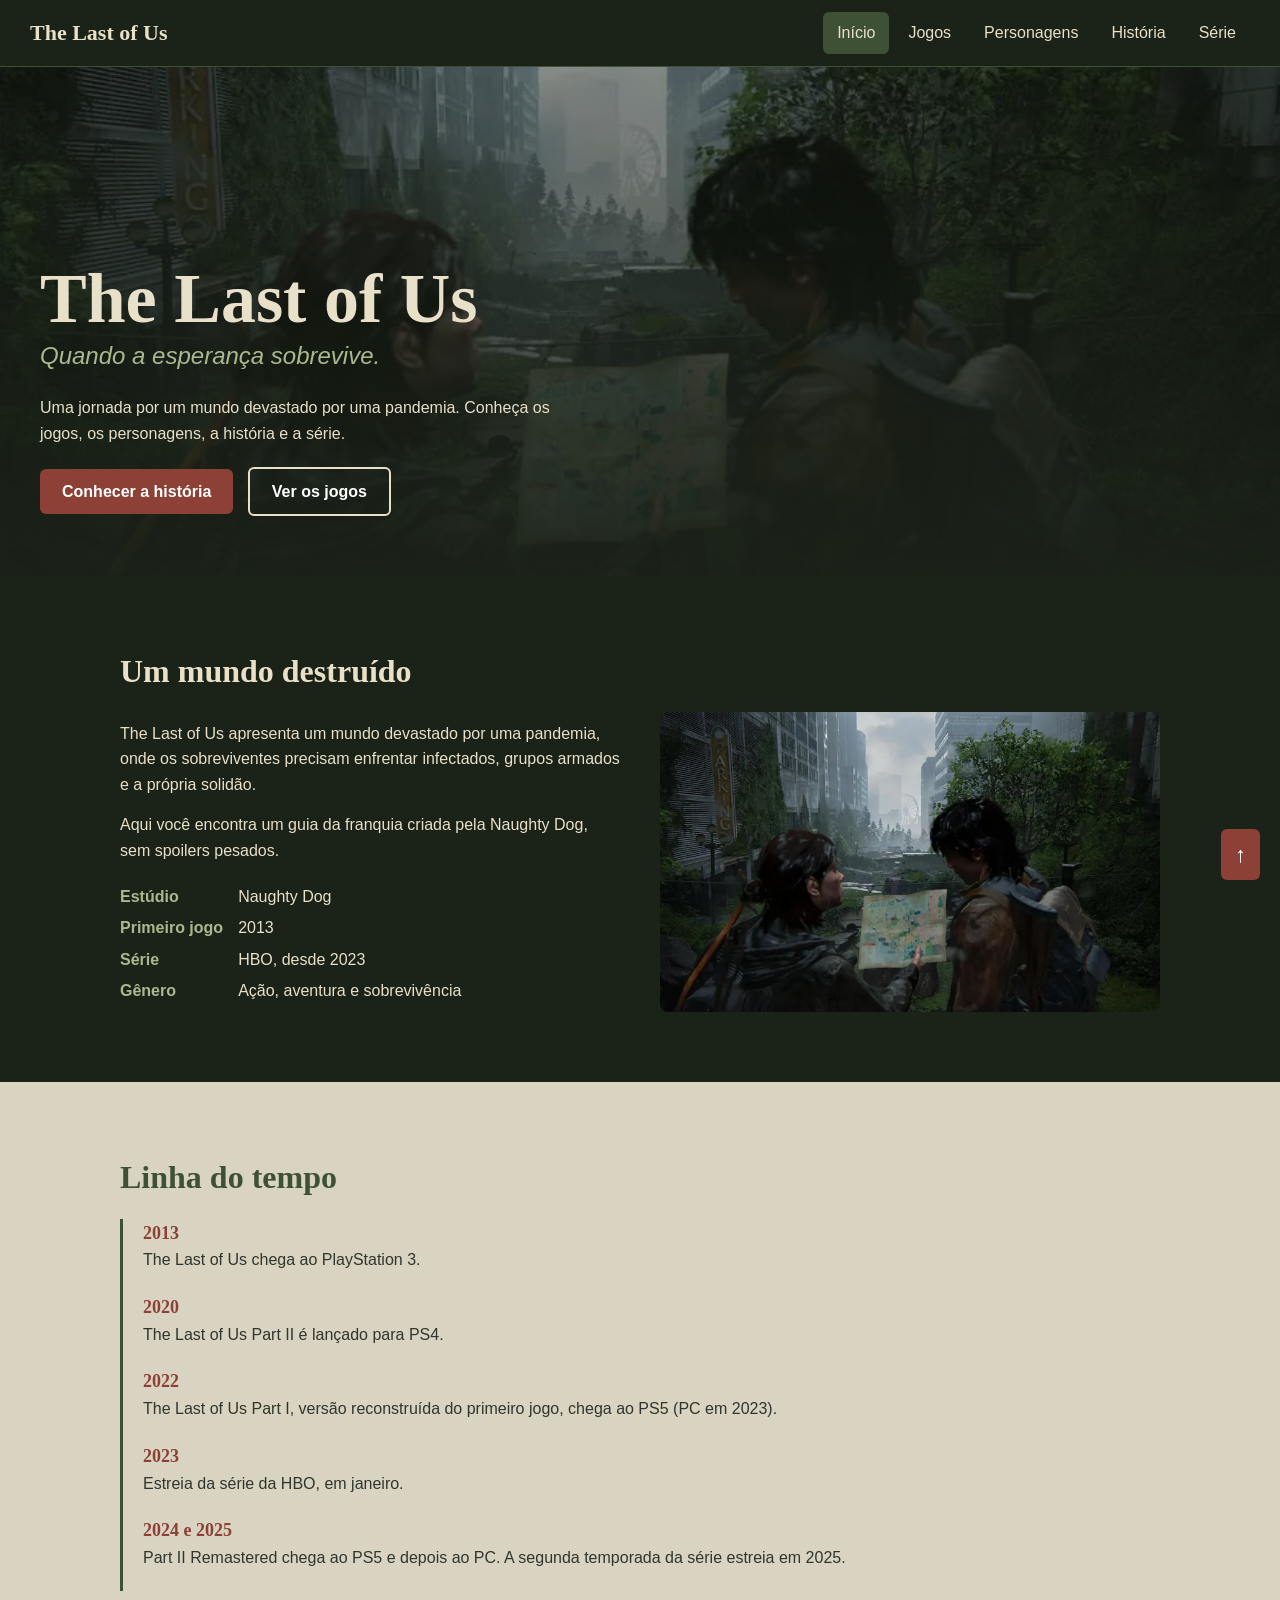
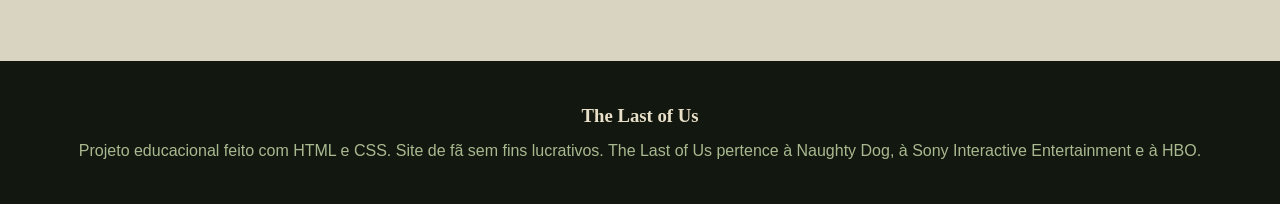
<file: index.html>
<!DOCTYPE html>
<html lang="pt-br">
<head>
    <meta charset="UTF-8">
    <meta name="viewport" content="width=device-width, initial-scale=1.0">
    <title>The Last of Us - Início</title>
    <link rel="stylesheet" href="css/style.css">
</head>
<body>
    <nav class="menu">
        <a class="marca" href="index.html">The Last of Us</a>
        <ul class="menu-links">
            <li><a href="index.html" aria-current="page">Início</a></li>
            <li><a href="html/jogos.html">Jogos</a></li>
            <li><a href="html/personagens.html">Personagens</a></li>
            <li><a href="html/historia.html">História</a></li>
            <li><a href="html/serie.html">Série</a></li>
        </ul>
    </nav>
    <main>
        <header class="hero">
            <div>
                <h1>The Last of Us</h1>
                <p class="lema">Quando a esperança sobrevive.</p>
                <p>Uma jornada por um mundo devastado por uma pandemia. Conheça os jogos, os personagens, a história e a série.</p>
                <a class="botao" href="html/historia.html">Conhecer a história</a>
                <a class="botao sec" href="html/jogos.html">Ver os jogos</a>
            </div>
        </header>
        <section class="secao">
            <h2>Um mundo destruído</h2>
            <div class="conteudo">
                <div>
                    <p>The Last of Us apresenta um mundo devastado por uma pandemia, onde os sobreviventes precisam enfrentar infectados, grupos armados e a própria solidão.</p>
                    <p>Aqui você encontra um guia da franquia criada pela Naughty Dog, sem spoilers pesados.</p>
                    <dl class="ficha">
                        <dt>Estúdio</dt><dd>Naughty Dog</dd>
                        <dt>Primeiro jogo</dt><dd>2013</dd>
                        <dt>Série</dt><dd>HBO, desde 2023</dd>
                        <dt>Gênero</dt><dd>Ação, aventura e sobrevivência</dd>
                    </dl>
                </div>
                <img src="img/cidade.jpg" alt="Cidade abandonada tomada pela natureza">
            </div>
        </section>
        <div class="faixa">
            <section class="secao">
                <h2>Linha do tempo</h2>
                <ol class="linha">
                    <li><time>2013</time>The Last of Us chega ao PlayStation 3.</li>
                    <li><time>2020</time>The Last of Us Part II é lançado para PS4.</li>
                    <li><time>2022</time>The Last of Us Part I, versão reconstruída do primeiro jogo, chega ao PS5 (PC em 2023).</li>
                    <li><time>2023</time>Estreia da série da HBO, em janeiro.</li>
                    <li><time>2024 e 2025</time>Part II Remastered chega ao PS5 e depois ao PC. A segunda temporada da série estreia em 2025.</li>
                </ol>
            </section>
        </div>
    </main>
    <footer>
        <h3>The Last of Us</h3>
        <p>Projeto educacional feito com HTML e CSS. Site de fã sem fins lucrativos. The Last of Us pertence à Naughty Dog, à Sony Interactive Entertainment e à HBO.</p>
    </footer>
    <a href="#" class="botao-topo">↑</a>
</body>
</html>
</file>
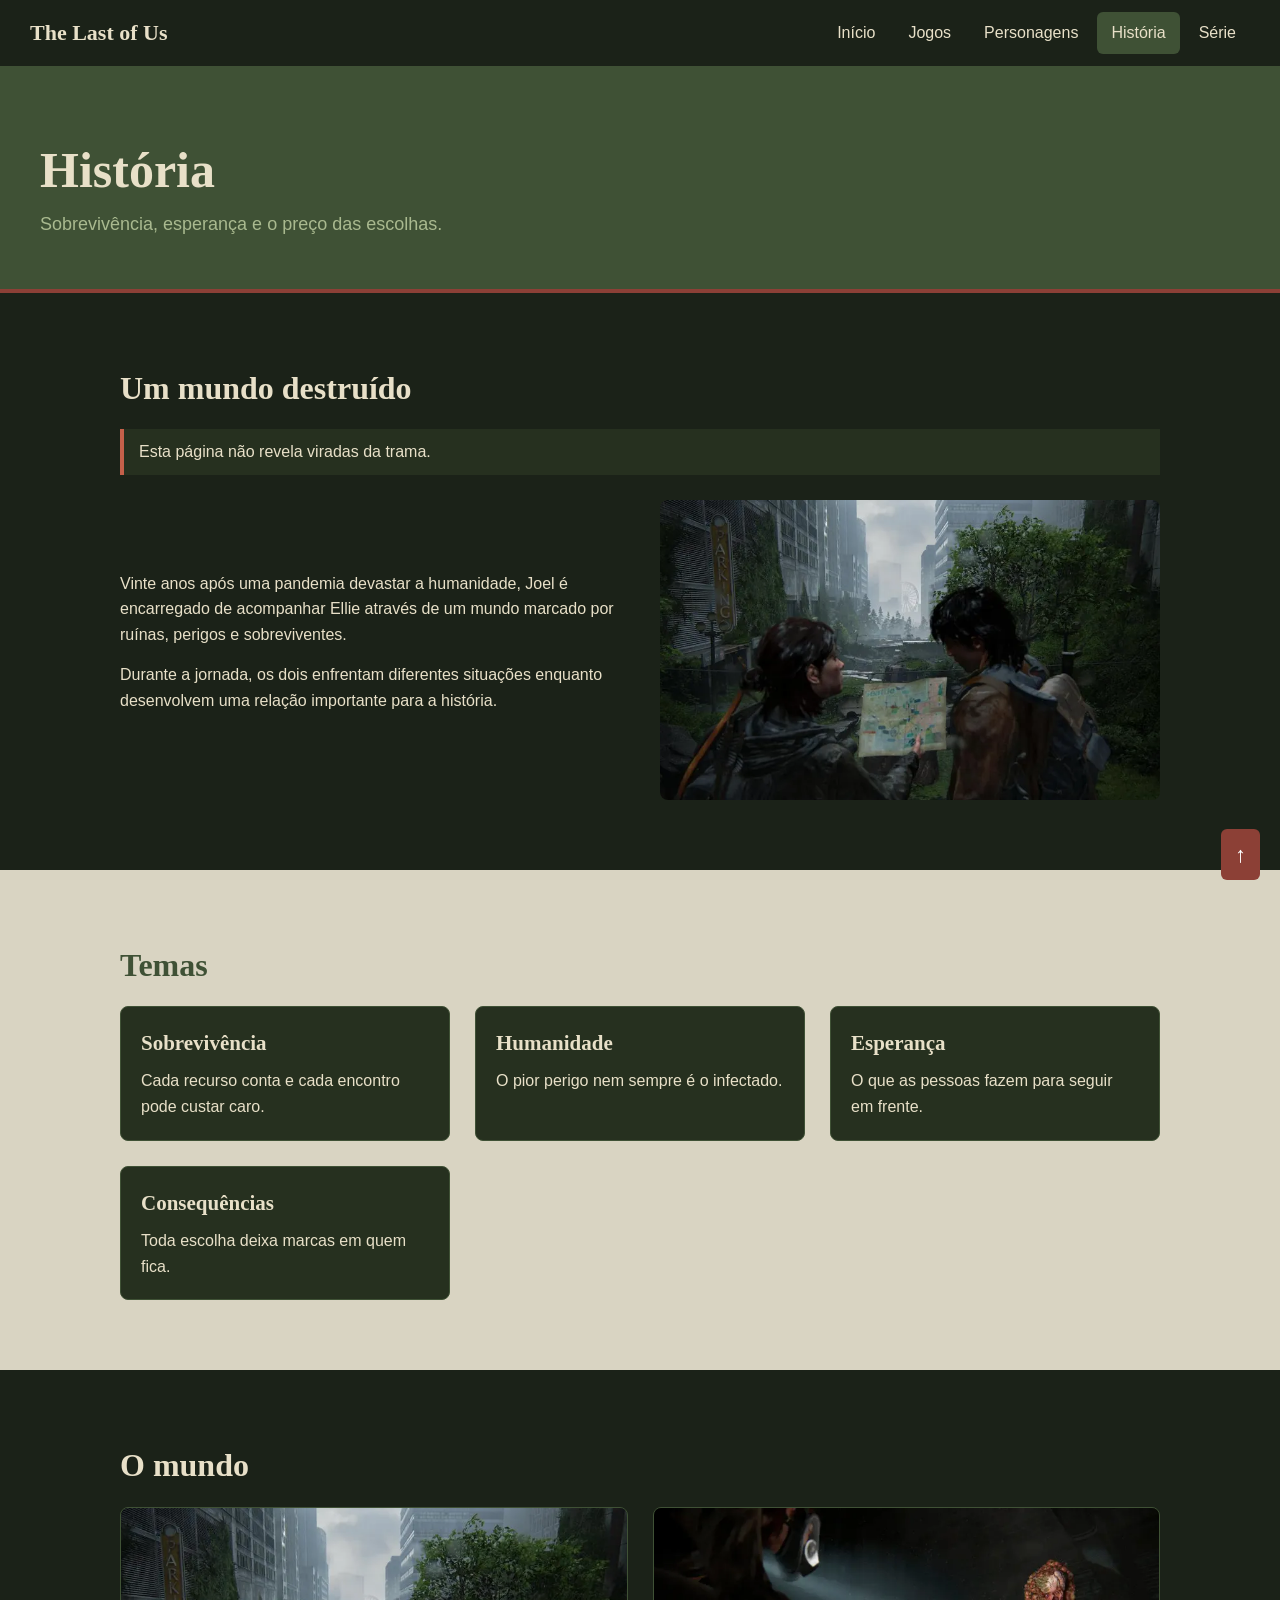
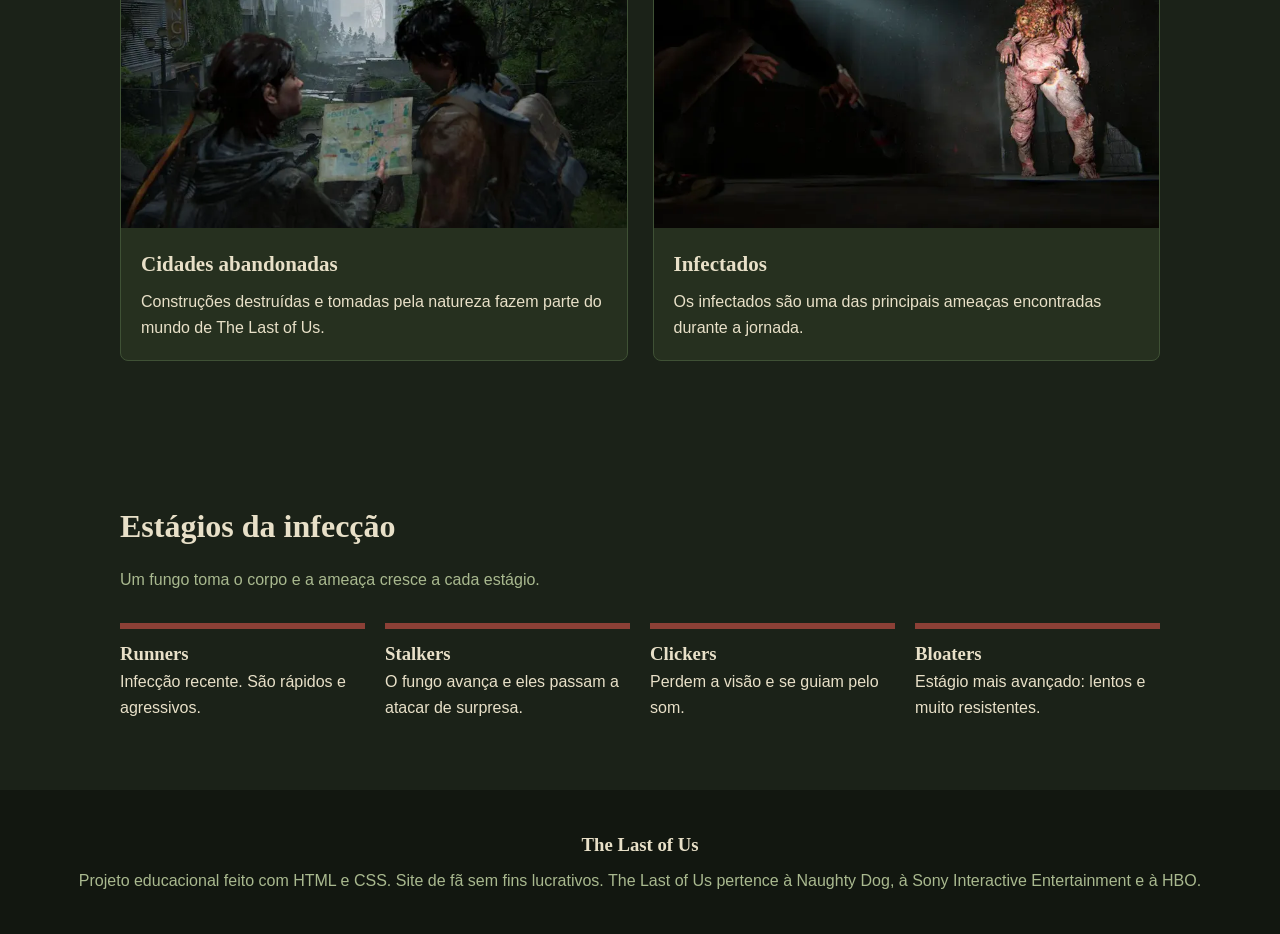
<file: html/historia.html>
<!DOCTYPE html>
<html lang="pt-br">
<head>
    <meta charset="UTF-8">
    <meta name="viewport" content="width=device-width, initial-scale=1.0">
    <title>The Last of Us - História</title>
    <link rel="stylesheet" href="../css/style.css">
</head>
<body>
    <nav class="menu">
        <a class="marca" href="../index.html">The Last of Us</a>
        <ul class="menu-links">
            <li><a href="../index.html">Início</a></li>
            <li><a href="jogos.html">Jogos</a></li>
            <li><a href="personagens.html">Personagens</a></li>
            <li><a href="historia.html" aria-current="page">História</a></li>
            <li><a href="serie.html">Série</a></li>
        </ul>
    </nav>
    <main>
        <header class="banner">
            <h1>História</h1>
            <p>Sobrevivência, esperança e o preço das escolhas.</p>
        </header>
        <section class="secao">
            <h2>Um mundo destruído</h2>
            <p class="aviso">Esta página não revela viradas da trama.</p>
            <div class="conteudo">
                <div>
                    <p>Vinte anos após uma pandemia devastar a humanidade, Joel é encarregado de acompanhar Ellie através de um mundo marcado por ruínas, perigos e sobreviventes.</p>
                    <p>Durante a jornada, os dois enfrentam diferentes situações enquanto desenvolvem uma relação importante para a história.</p>
                </div>
                <img src="../img/cidade.jpg" alt="Cidade abandonada">
            </div>
        </section>
        <div class="faixa">
            <section class="secao">
                <h2>Temas</h2>
                <div class="cards">
                    <div class="card"><div class="card-corpo"><h3>Sobrevivência</h3><p>Cada recurso conta e cada encontro pode custar caro.</p></div></div>
                    <div class="card"><div class="card-corpo"><h3>Humanidade</h3><p>O pior perigo nem sempre é o infectado.</p></div></div>
                    <div class="card"><div class="card-corpo"><h3>Esperança</h3><p>O que as pessoas fazem para seguir em frente.</p></div></div>
                    <div class="card"><div class="card-corpo"><h3>Consequências</h3><p>Toda escolha deixa marcas em quem fica.</p></div></div>
                </div>
            </section>
        </div>
        <section class="secao">
            <h2>O mundo</h2>
            <div class="cards">
                <article class="card">
                    <img src="../img/cidade.jpg" alt="Cidade abandonada">
                    <div class="card-corpo">
                        <h3>Cidades abandonadas</h3>
                        <p>Construções destruídas e tomadas pela natureza fazem parte do mundo de The Last of Us.</p>
                    </div>
                </article>
                <article class="card">
                    <img src="../img/infectados.jpg" alt="Infectados">
                    <div class="card-corpo">
                        <h3>Infectados</h3>
                        <p>Os infectados são uma das principais ameaças encontradas durante a jornada.</p>
                    </div>
                </article>
            </div>
        </section>
        <section class="secao">
            <h2>Estágios da infecção</h2>
            <p class="intro">Um fungo toma o corpo e a ameaça cresce a cada estágio.</p>
            <ol class="estagios">
                <li><h3>Runners</h3><p>Infecção recente. São rápidos e agressivos.</p></li>
                <li><h3>Stalkers</h3><p>O fungo avança e eles passam a atacar de surpresa.</p></li>
                <li><h3>Clickers</h3><p>Perdem a visão e se guiam pelo som.</p></li>
                <li><h3>Bloaters</h3><p>Estágio mais avançado: lentos e muito resistentes.</p></li>
            </ol>
        </section>
    </main>
    <footer>
        <h3>The Last of Us</h3>
        <p>Projeto educacional feito com HTML e CSS. Site de fã sem fins lucrativos. The Last of Us pertence à Naughty Dog, à Sony Interactive Entertainment e à HBO.</p>
    </footer>
    <a href="#" class="botao-topo">↑</a>
</body>
</html>
</file>
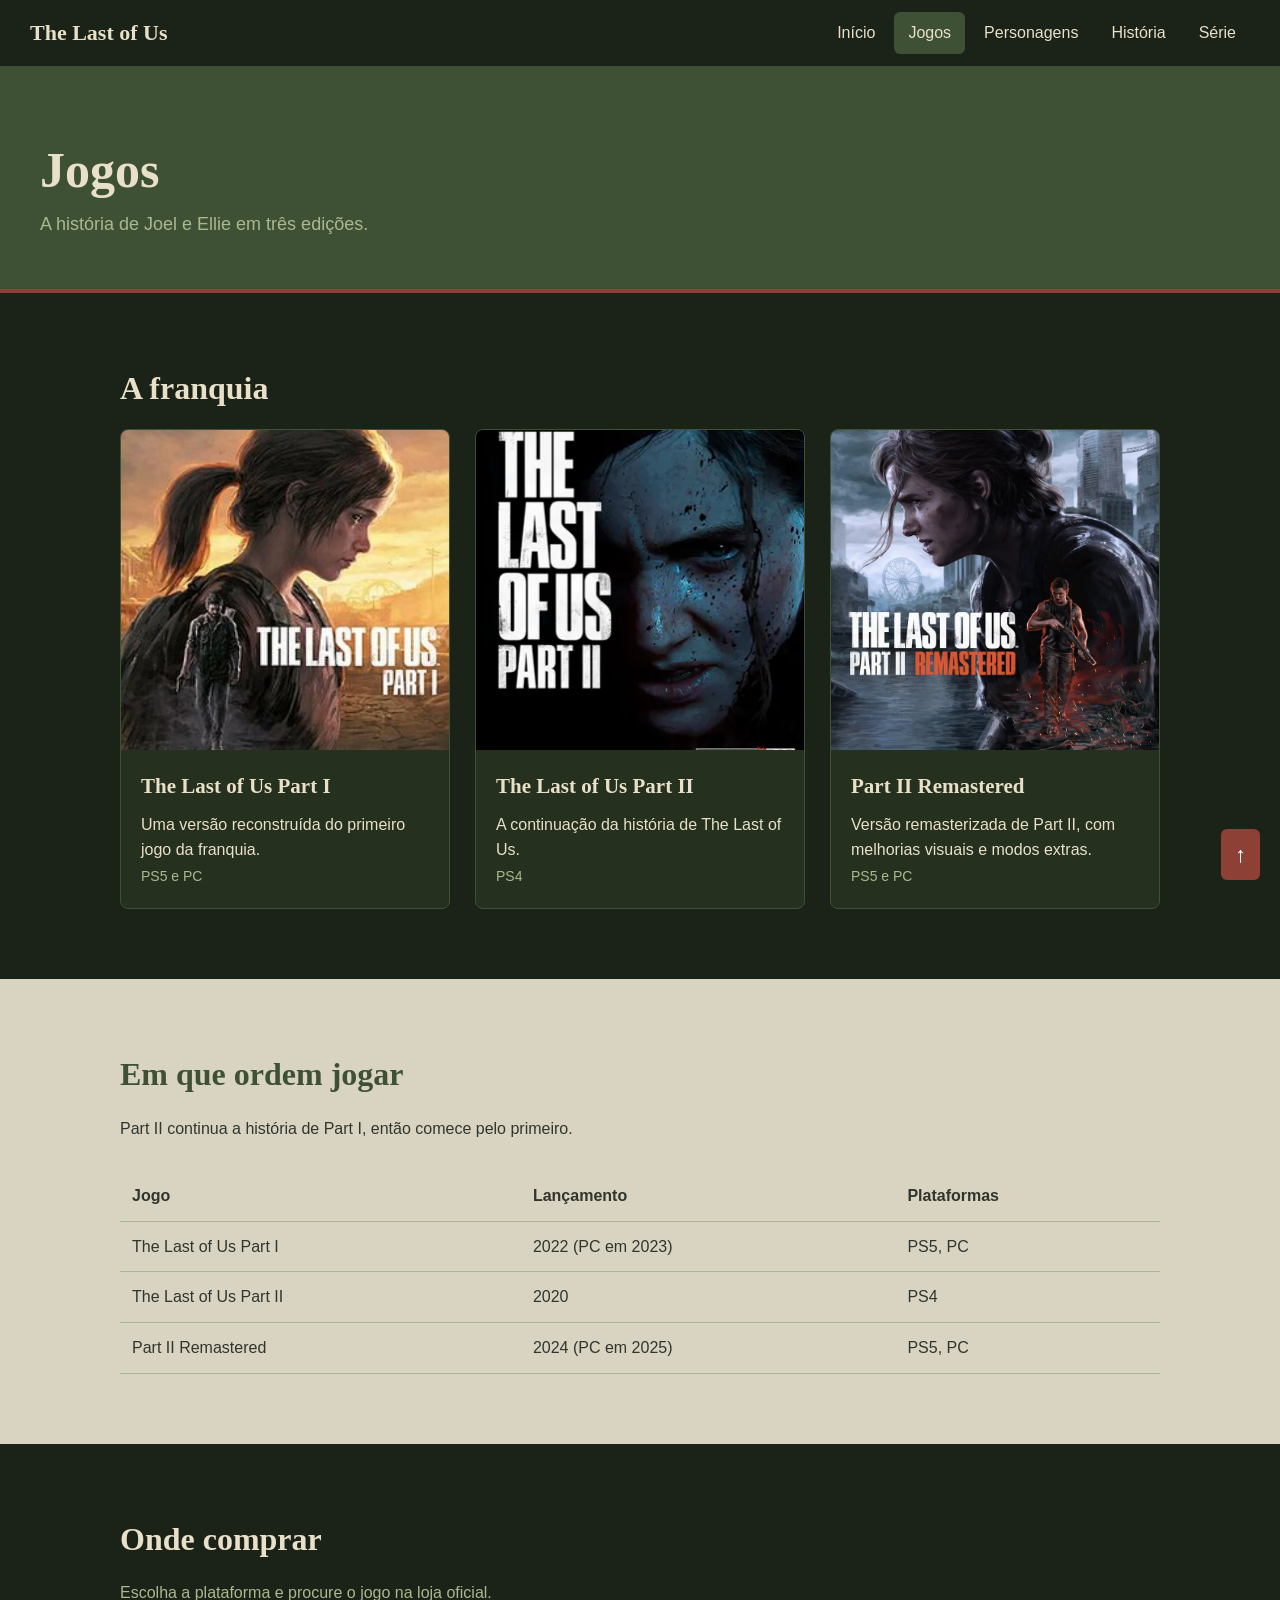
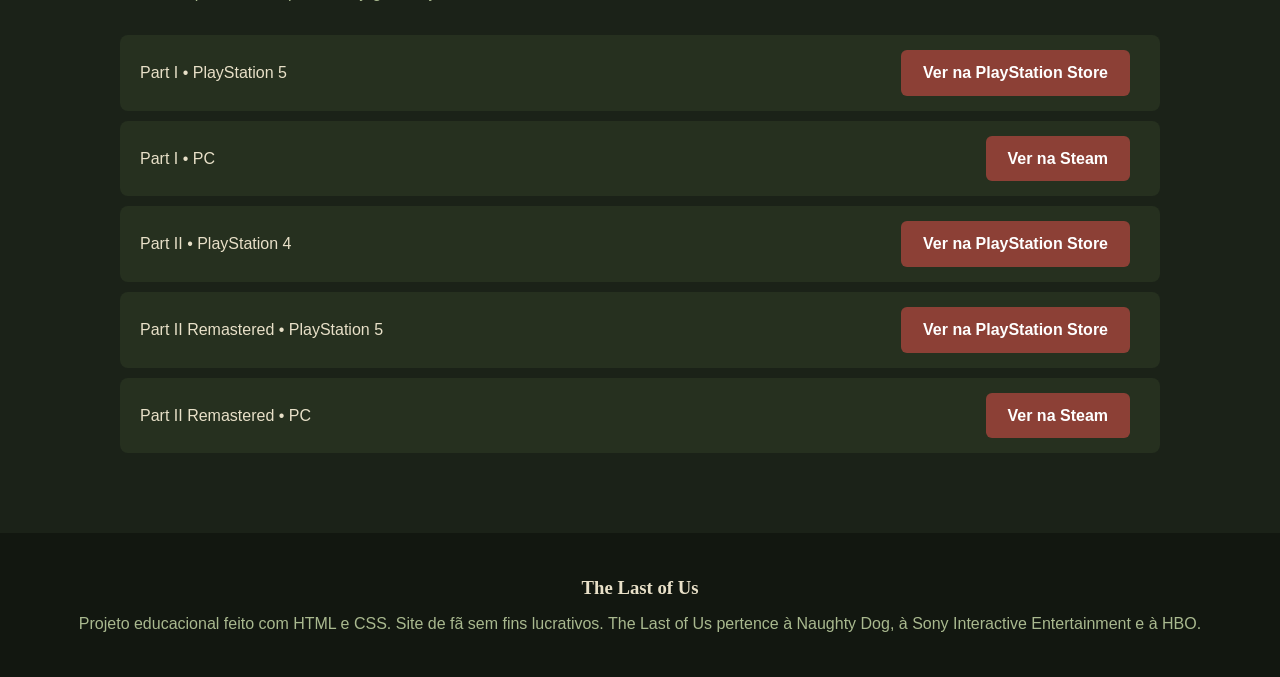
<file: html/jogos.html>
<!DOCTYPE html>
<html lang="pt-br">
<head>
    <meta charset="UTF-8">
    <meta name="viewport" content="width=device-width, initial-scale=1.0">
    <title>The Last of Us - Jogos</title>
    <link rel="stylesheet" href="../css/style.css">
</head>
<body>
    <nav class="menu">
        <a class="marca" href="../index.html">The Last of Us</a>
        <ul class="menu-links">
            <li><a href="../index.html">Início</a></li>
            <li><a href="jogos.html" aria-current="page">Jogos</a></li>
            <li><a href="personagens.html">Personagens</a></li>
            <li><a href="historia.html">História</a></li>
            <li><a href="serie.html">Série</a></li>
        </ul>
    </nav>
    <main>
        <header class="banner">
            <h1>Jogos</h1>
            <p>A história de Joel e Ellie em três edições.</p>
        </header>
        <section class="secao">
            <h2>A franquia</h2>
            <div class="cards">
                <article class="card">
                    <img src="../img/part1.jpg" alt="The Last of Us Part I">
                    <div class="card-corpo">
                        <h3>The Last of Us Part I</h3>
                        <p>Uma versão reconstruída do primeiro jogo da franquia.</p>
                        <span class="meta">PS5 e PC</span>
                    </div>
                </article>
                <article class="card">
                    <img src="../img/part2.jpg" alt="The Last of Us Part II">
                    <div class="card-corpo">
                        <h3>The Last of Us Part II</h3>
                        <p>A continuação da história de The Last of Us.</p>
                        <span class="meta">PS4</span>
                    </div>
                </article>
                <article class="card">
                    <img src="../img/remastered.jpg" alt="The Last of Us Part II Remastered">
                    <div class="card-corpo">
                        <h3>Part II Remastered</h3>
                        <p>Versão remasterizada de Part II, com melhorias visuais e modos extras.</p>
                        <span class="meta">PS5 e PC</span>
                    </div>
                </article>
            </div>
        </section>
        <div class="faixa">
            <section class="secao">
                <h2>Em que ordem jogar</h2>
                <p class="intro">Part II continua a história de Part I, então comece pelo primeiro.</p>
                <table>
                    <tr><th>Jogo</th><th>Lançamento</th><th>Plataformas</th></tr>
                    <tr><td>The Last of Us Part I</td><td>2022 (PC em 2023)</td><td>PS5, PC</td></tr>
                    <tr><td>The Last of Us Part II</td><td>2020</td><td>PS4</td></tr>
                    <tr><td>Part II Remastered</td><td>2024 (PC em 2025)</td><td>PS5, PC</td></tr>
                </table>
            </section>
        </div>
        <section class="secao">
            <h2>Onde comprar</h2>
            <p class="intro">Escolha a plataforma e procure o jogo na loja oficial.</p>
            <ul class="lojas">
                <li><span>Part I • PlayStation 5</span><a class="botao" href="https://store.playstation.com/pt-br/search/the%20last%20of%20us%20part%20i">Ver na PlayStation Store</a></li>
                <li><span>Part I • PC</span><a class="botao" href="https://store.steampowered.com/search/?term=the+last+of+us+part+i">Ver na Steam</a></li>
                <li><span>Part II • PlayStation 4</span><a class="botao" href="https://store.playstation.com/pt-br/search/the%20last%20of%20us%20part%20ii">Ver na PlayStation Store</a></li>
                <li><span>Part II Remastered • PlayStation 5</span><a class="botao" href="https://store.playstation.com/pt-br/search/the%20last%20of%20us%20part%20ii%20remastered">Ver na PlayStation Store</a></li>
                <li><span>Part II Remastered • PC</span><a class="botao" href="https://store.steampowered.com/search/?term=the+last+of+us+part+ii+remastered">Ver na Steam</a></li>
            </ul>
        </section>
    </main>
    <footer>
        <h3>The Last of Us</h3>
        <p>Projeto educacional feito com HTML e CSS. Site de fã sem fins lucrativos. The Last of Us pertence à Naughty Dog, à Sony Interactive Entertainment e à HBO.</p>
    </footer>
    <a href="#" class="botao-topo">↑</a>
</body>
</html>
</file>
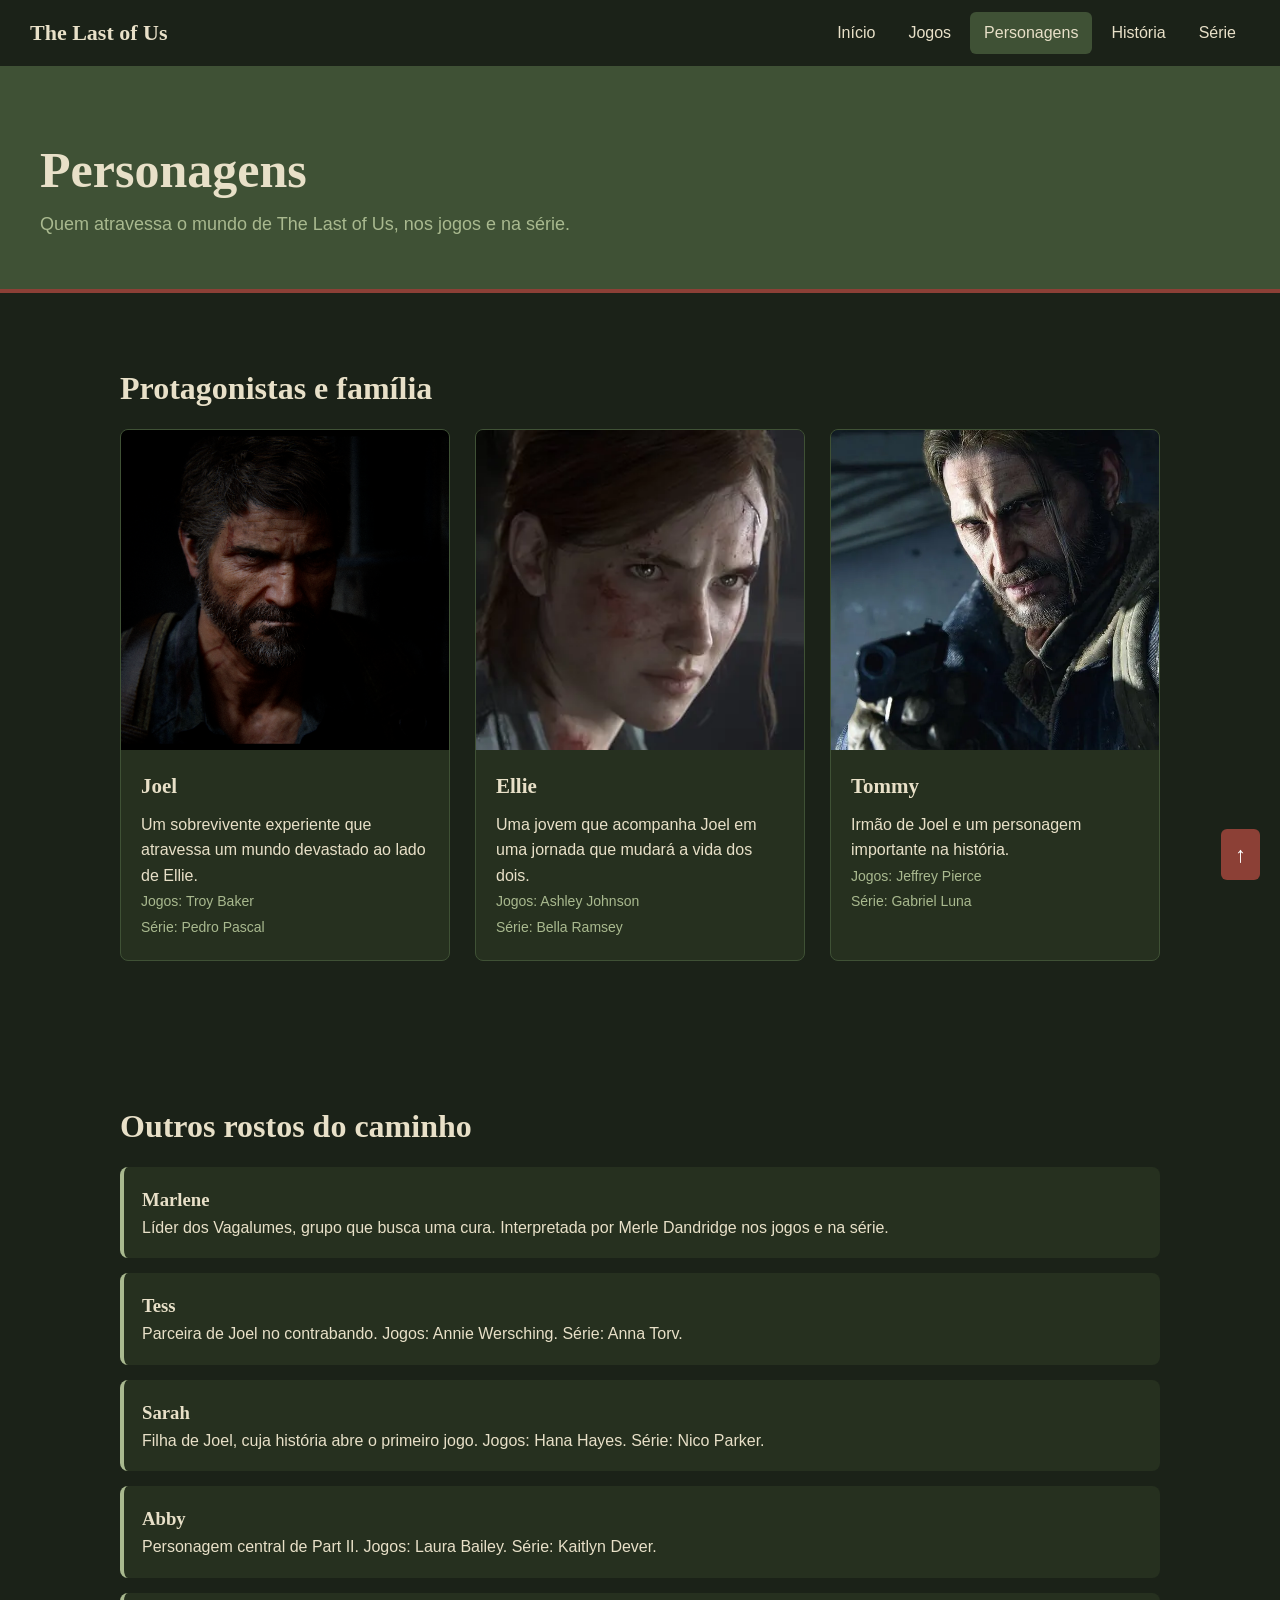
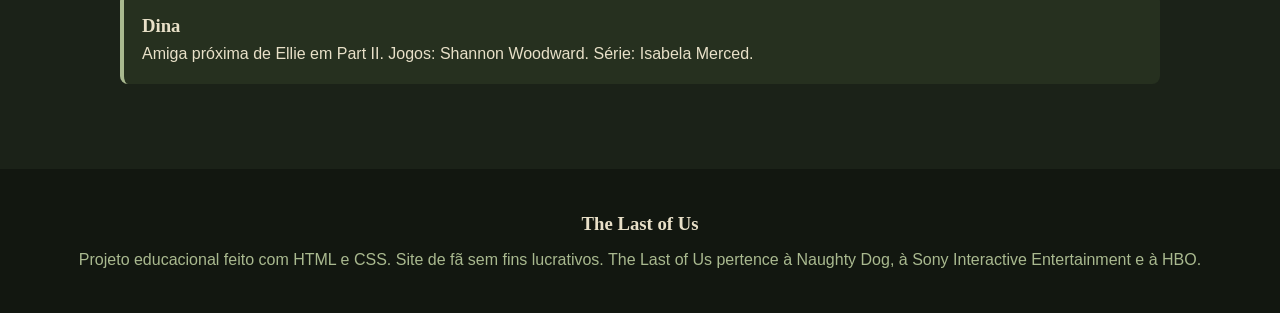
<file: html/personagens.html>
<!DOCTYPE html>
<html lang="pt-br">
<head>
    <meta charset="UTF-8">
    <meta name="viewport" content="width=device-width, initial-scale=1.0">
    <title>The Last of Us - Personagens</title>
    <link rel="stylesheet" href="../css/style.css">
</head>
<body>
    <nav class="menu">
        <a class="marca" href="../index.html">The Last of Us</a>
        <ul class="menu-links">
            <li><a href="../index.html">Início</a></li>
            <li><a href="jogos.html">Jogos</a></li>
            <li><a href="personagens.html" aria-current="page">Personagens</a></li>
            <li><a href="historia.html">História</a></li>
            <li><a href="serie.html">Série</a></li>
        </ul>
    </nav>
    <main>
        <header class="banner">
            <h1>Personagens</h1>
            <p>Quem atravessa o mundo de The Last of Us, nos jogos e na série.</p>
        </header>
        <section class="secao">
            <h2>Protagonistas e família</h2>
            <div class="cards">
                <article class="card">
                    <img src="../img/joel.jpg" alt="Joel">
                    <div class="card-corpo">
                        <h3>Joel</h3>
                        <p>Um sobrevivente experiente que atravessa um mundo devastado ao lado de Ellie.</p>
                        <span class="meta">Jogos: Troy Baker<br>Série: Pedro Pascal</span>
                    </div>
                </article>
                <article class="card">
                    <img src="../img/ellie.jpg" alt="Ellie">
                    <div class="card-corpo">
                        <h3>Ellie</h3>
                        <p>Uma jovem que acompanha Joel em uma jornada que mudará a vida dos dois.</p>
                        <span class="meta">Jogos: Ashley Johnson<br>Série: Bella Ramsey</span>
                    </div>
                </article>
                <article class="card">
                    <img src="../img/tommy.jpg" alt="Tommy">
                    <div class="card-corpo">
                        <h3>Tommy</h3>
                        <p>Irmão de Joel e um personagem importante na história.</p>
                        <span class="meta">Jogos: Jeffrey Pierce<br>Série: Gabriel Luna</span>
                    </div>
                </article>
            </div>
        </section>
        <section class="secao">
            <h2>Outros rostos do caminho</h2>
            <ul class="lista-pers">
                <li><h3>Marlene</h3><p>Líder dos Vagalumes, grupo que busca uma cura. Interpretada por Merle Dandridge nos jogos e na série.</p></li>
                <li><h3>Tess</h3><p>Parceira de Joel no contrabando. Jogos: Annie Wersching. Série: Anna Torv.</p></li>
                <li><h3>Sarah</h3><p>Filha de Joel, cuja história abre o primeiro jogo. Jogos: Hana Hayes. Série: Nico Parker.</p></li>
                <li><h3>Abby</h3><p>Personagem central de Part II. Jogos: Laura Bailey. Série: Kaitlyn Dever.</p></li>
                <li><h3>Dina</h3><p>Amiga próxima de Ellie em Part II. Jogos: Shannon Woodward. Série: Isabela Merced.</p></li>
            </ul>
        </section>
    </main>
    <footer>
        <h3>The Last of Us</h3>
        <p>Projeto educacional feito com HTML e CSS. Site de fã sem fins lucrativos. The Last of Us pertence à Naughty Dog, à Sony Interactive Entertainment e à HBO.</p>
    </footer>
    <a href="#" class="botao-topo">↑</a>
</body>
</html>
</file>
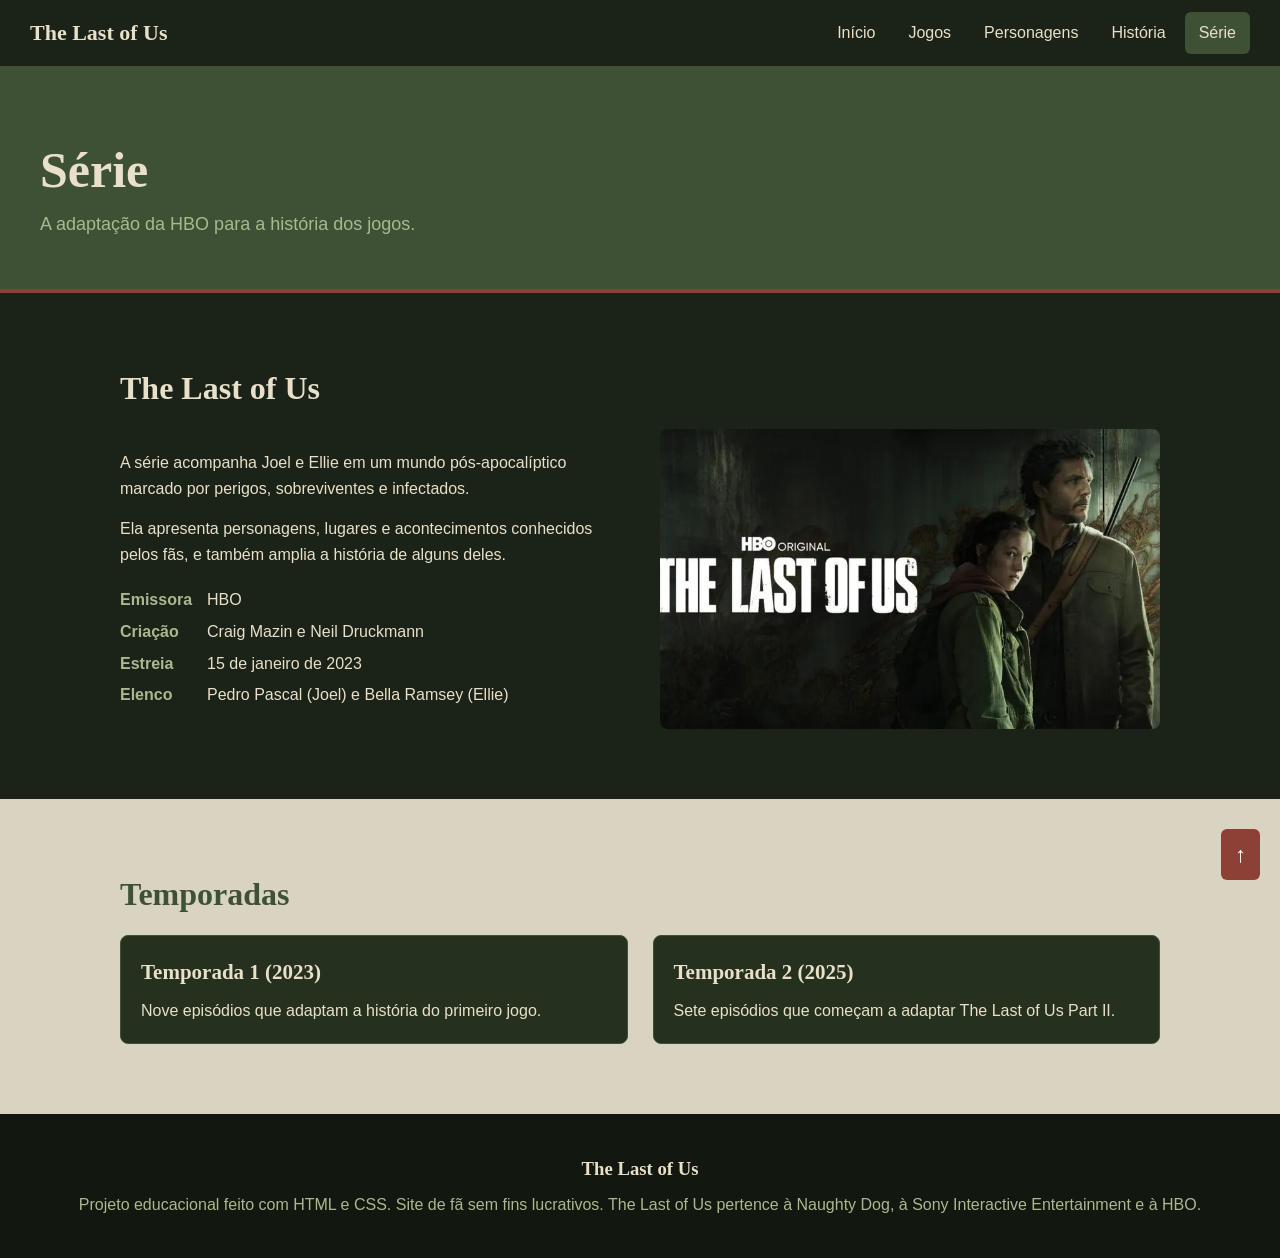
<file: html/serie.html>
<!DOCTYPE html>
<html lang="pt-br">
<head>
    <meta charset="UTF-8">
    <meta name="viewport" content="width=device-width, initial-scale=1.0">
    <title>The Last of Us - Série</title>
    <link rel="stylesheet" href="../css/style.css">
</head>
<body>
    <nav class="menu">
        <a class="marca" href="../index.html">The Last of Us</a>
        <ul class="menu-links">
            <li><a href="../index.html">Início</a></li>
            <li><a href="jogos.html">Jogos</a></li>
            <li><a href="personagens.html">Personagens</a></li>
            <li><a href="historia.html">História</a></li>
            <li><a href="serie.html" aria-current="page">Série</a></li>
        </ul>
    </nav>
    <main>
        <header class="banner">
            <h1>Série</h1>
            <p>A adaptação da HBO para a história dos jogos.</p>
        </header>
        <section class="secao">
            <h2>The Last of Us</h2>
            <div class="conteudo">
                <div>
                    <p>A série acompanha Joel e Ellie em um mundo pós-apocalíptico marcado por perigos, sobreviventes e infectados.</p>
                    <p>Ela apresenta personagens, lugares e acontecimentos conhecidos pelos fãs, e também amplia a história de alguns deles.</p>
                    <dl class="ficha">
                        <dt>Emissora</dt><dd>HBO</dd>
                        <dt>Criação</dt><dd>Craig Mazin e Neil Druckmann</dd>
                        <dt>Estreia</dt><dd>15 de janeiro de 2023</dd>
                        <dt>Elenco</dt><dd>Pedro Pascal (Joel) e Bella Ramsey (Ellie)</dd>
                    </dl>
                </div>
                <img src="../img/serie.jpg" alt="Série The Last of Us">
            </div>
        </section>
        <div class="faixa">
            <section class="secao">
                <h2>Temporadas</h2>
                <div class="cards">
                    <div class="card"><div class="card-corpo"><h3>Temporada 1 (2023)</h3><p>Nove episódios que adaptam a história do primeiro jogo.</p></div></div>
                    <div class="card"><div class="card-corpo"><h3>Temporada 2 (2025)</h3><p>Sete episódios que começam a adaptar The Last of Us Part II.</p></div></div>
                </div>
            </section>
        </div>
    </main>
    <footer>
        <h3>The Last of Us</h3>
        <p>Projeto educacional feito com HTML e CSS. Site de fã sem fins lucrativos. The Last of Us pertence à Naughty Dog, à Sony Interactive Entertainment e à HBO.</p>
    </footer>
    <a href="#" class="botao-topo">↑</a>
</body>
</html>
</file>
<file: css/style.css>
:root {
    --fundo: #1B2218;
    --card: #26301F;
    --verde: #3F5135;
    --verde-claro: #A9B98F;
    --texto: #E8E0C8;
    --papel: #D9D4C2;
    --escuro: #30352D;
    --vermelho: #8C4036;
    --vermelho-claro: #C4604A;
}

* {
    margin: 0;
    padding: 0;
    box-sizing: border-box;
}

body {
    background-color: var(--fundo);
    color: var(--texto);
    font-family: Arial, sans-serif;
    line-height: 1.6;
}

h1, h2, h3 {
    font-family: Georgia, serif;
}

a {
    color: inherit;
}

img {
    max-width: 100%;
}

.menu {
    position: fixed;
    top: 0;
    left: 0;
    width: 100%;
    display: flex;
    flex-wrap: wrap;
    align-items: center;
    justify-content: space-between;
    gap: 10px;
    padding: 12px 30px;
    background-color: var(--fundo);
    border-bottom: 1px solid var(--verde);
}

.marca {
    font-family: Georgia, serif;
    font-size: 22px;
    font-weight: bold;
    text-decoration: none;
}

.menu-links {
    display: flex;
    flex-wrap: wrap;
    gap: 5px;
    list-style: none;
}

.menu-links a {
    display: block;
    padding: 8px 14px;
    border-radius: 6px;
    text-decoration: none;
}

.menu-links a:hover,
.menu-links a[aria-current="page"] {
    background-color: var(--verde);
}

.hero {
    padding: 260px 40px 60px;
    background-color: var(--verde);
    background-image: linear-gradient(rgba(27, 34, 24, 0.3), rgba(27, 34, 24, 0.95)), url("../img/cidade.jpg");
    background-size: cover;
    background-position: center;
}

.hero h1 {
    font-size: 70px;
    line-height: 1.1;
}

.lema {
    font-style: italic;
    font-size: 24px;
    color: var(--verde-claro);
}

.hero p {
    max-width: 550px;
    margin-bottom: 20px;
}

.banner {
    padding: 130px 40px 50px;
    background-color: var(--verde);
    border-bottom: 4px solid var(--vermelho);
}

.banner h1 {
    font-size: 50px;
}

.banner p {
    color: var(--verde-claro);
    font-size: 18px;
}

.botao {
    display: inline-block;
    margin-right: 10px;
    padding: 10px 22px;
    background-color: var(--vermelho);
    color: white;
    font-weight: bold;
    text-decoration: none;
    border-radius: 6px;
}

.botao:hover {
    background-color: var(--vermelho-claro);
}

.botao.sec {
    background-color: transparent;
    border: 2px solid var(--texto);
}

.botao-topo {
    position: fixed;
    right: 20px;
    bottom: 20px;
    padding: 8px 14px;
    background-color: var(--vermelho);
    color: white;
    text-decoration: none;
    font-size: 22px;
    border-radius: 6px;
}

.secao {
    max-width: 1100px;
    margin: auto;
    padding: 70px 30px;
}

.secao h2 {
    font-size: 32px;
    margin-bottom: 15px;
}

.intro {
    margin-bottom: 30px;
    color: var(--verde-claro);
}

.aviso {
    margin-bottom: 25px;
    padding: 10px 15px;
    background-color: var(--card);
    border-left: 4px solid var(--vermelho-claro);
}

.faixa {
    background-color: var(--papel);
    color: var(--escuro);
}

.faixa h2,
.faixa h3 {
    color: var(--verde);
}

.faixa .intro {
    color: var(--escuro);
}

.faixa .card h3 {
    color: var(--texto);
}

.conteudo {
    display: grid;
    grid-template-columns: repeat(auto-fit, minmax(300px, 1fr));
    gap: 40px;
    align-items: center;
}

.conteudo p {
    margin-bottom: 15px;
}

.conteudo img {
    width: 100%;
    height: 300px;
    object-fit: cover;
    border-radius: 8px;
}

.ficha {
    display: grid;
    grid-template-columns: max-content 1fr;
    gap: 6px 15px;
    margin-top: 20px;
}

.ficha dt {
    color: var(--verde-claro);
    font-weight: bold;
}

.cards {
    display: grid;
    grid-template-columns: repeat(auto-fit, minmax(250px, 1fr));
    gap: 25px;
}

.card {
    background-color: var(--card);
    color: var(--texto);
    border: 1px solid var(--verde);
    border-radius: 8px;
    overflow: hidden;
}

.card img {
    display: block;
    width: 100%;
    height: 320px;
    object-fit: cover;
}

.card-corpo {
    padding: 20px;
}

.card h3 {
    font-size: 21px;
    margin-bottom: 8px;
}

.meta {
    color: var(--verde-claro);
    font-size: 14px;
}

.lista-pers {
    list-style: none;
}

.lista-pers li {
    margin-bottom: 15px;
    padding: 18px;
    background-color: var(--card);
    border-left: 4px solid var(--verde-claro);
    border-radius: 8px;
}

.linha {
    list-style: none;
    padding-left: 20px;
    border-left: 3px solid var(--verde);
}

.linha li {
    padding-bottom: 20px;
}

.linha time {
    display: block;
    font-family: Georgia, serif;
    font-weight: bold;
    font-size: 18px;
    color: var(--vermelho);
}

.estagios {
    list-style: none;
    display: grid;
    grid-template-columns: repeat(auto-fit, minmax(200px, 1fr));
    gap: 20px;
}

.estagios li {
    padding-top: 10px;
    border-top: 6px solid var(--vermelho);
}

table {
    width: 100%;
    border-collapse: collapse;
}

th, td {
    padding: 12px;
    text-align: left;
    border-bottom: 1px solid var(--verde-claro);
}

.lojas {
    list-style: none;
}

.lojas li {
    display: flex;
    flex-wrap: wrap;
    align-items: center;
    justify-content: space-between;
    gap: 10px;
    margin-bottom: 10px;
    padding: 15px 20px;
    background-color: var(--card);
    border-radius: 8px;
}

footer {
    padding: 40px 30px;
    text-align: center;
    background-color: #121710;
}

footer h3 {
    margin-bottom: 8px;
}

footer p {
    color: var(--verde-claro);
}
</file>
